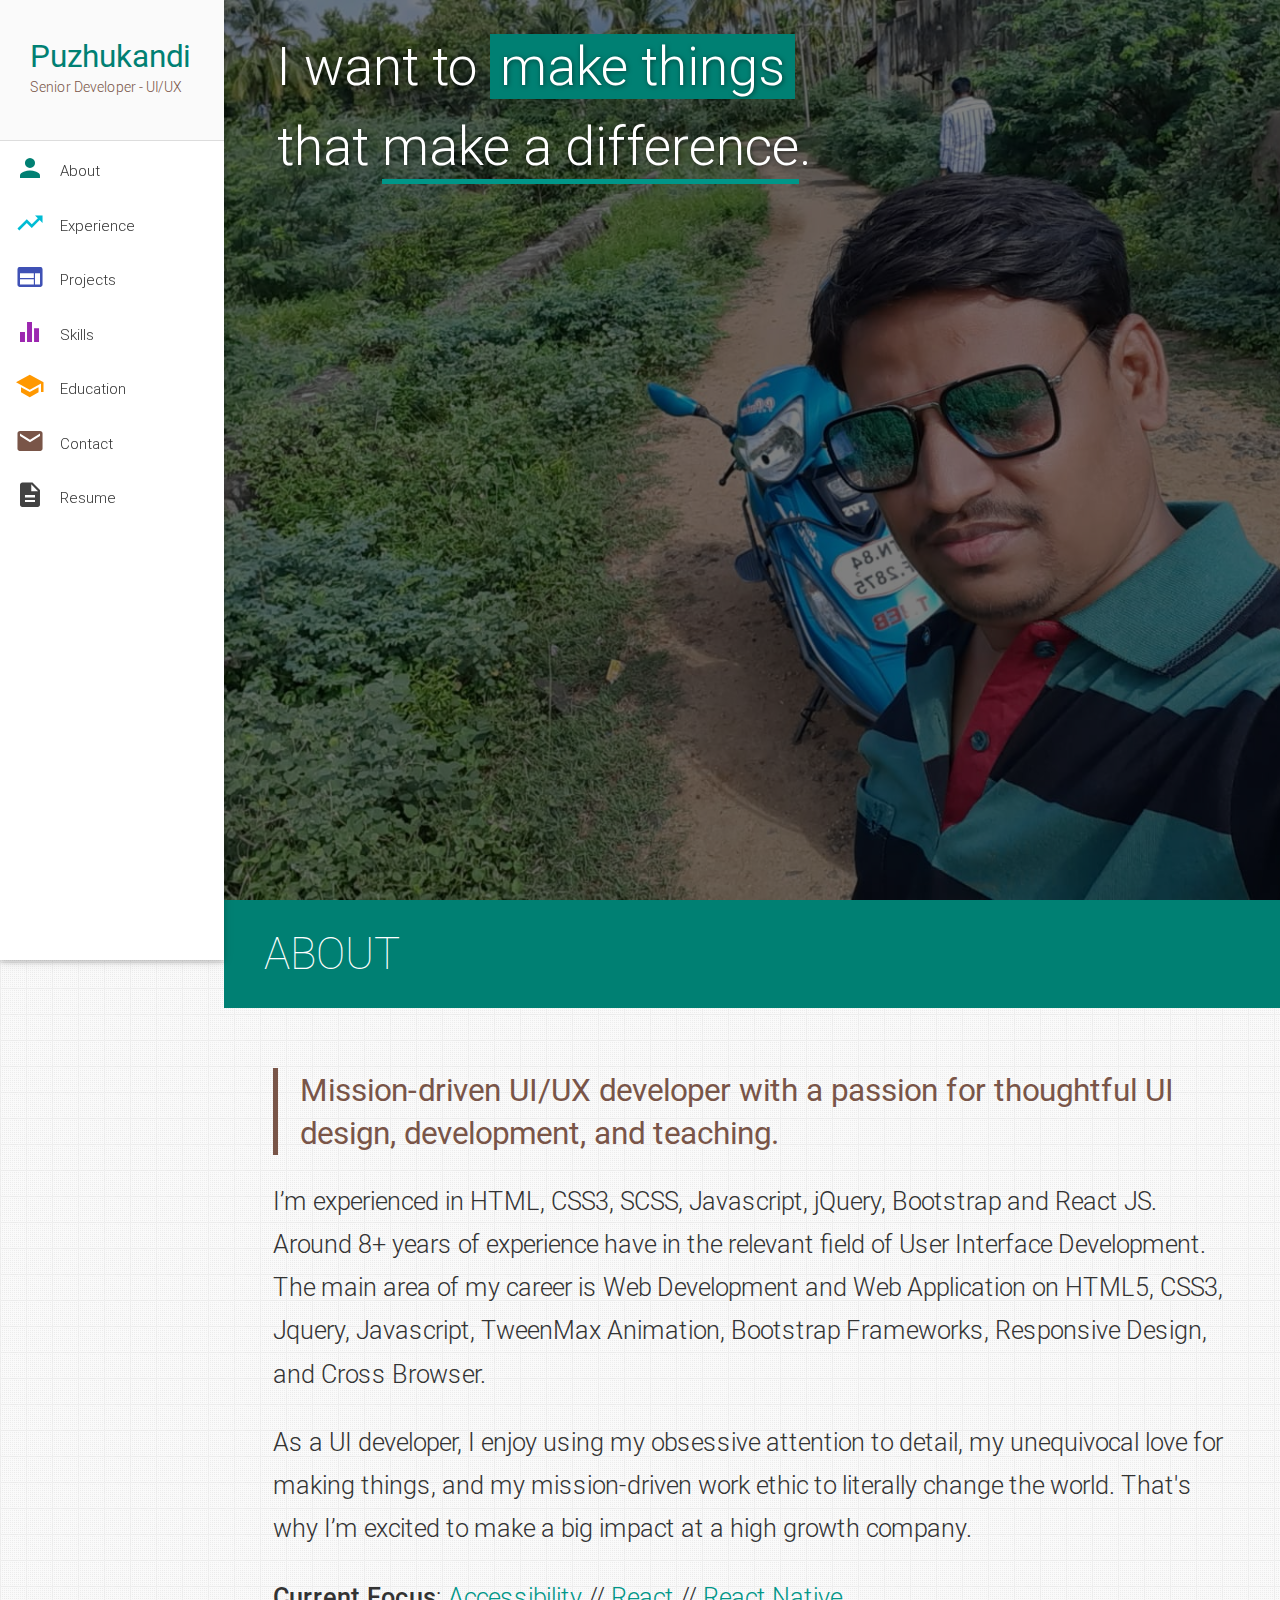
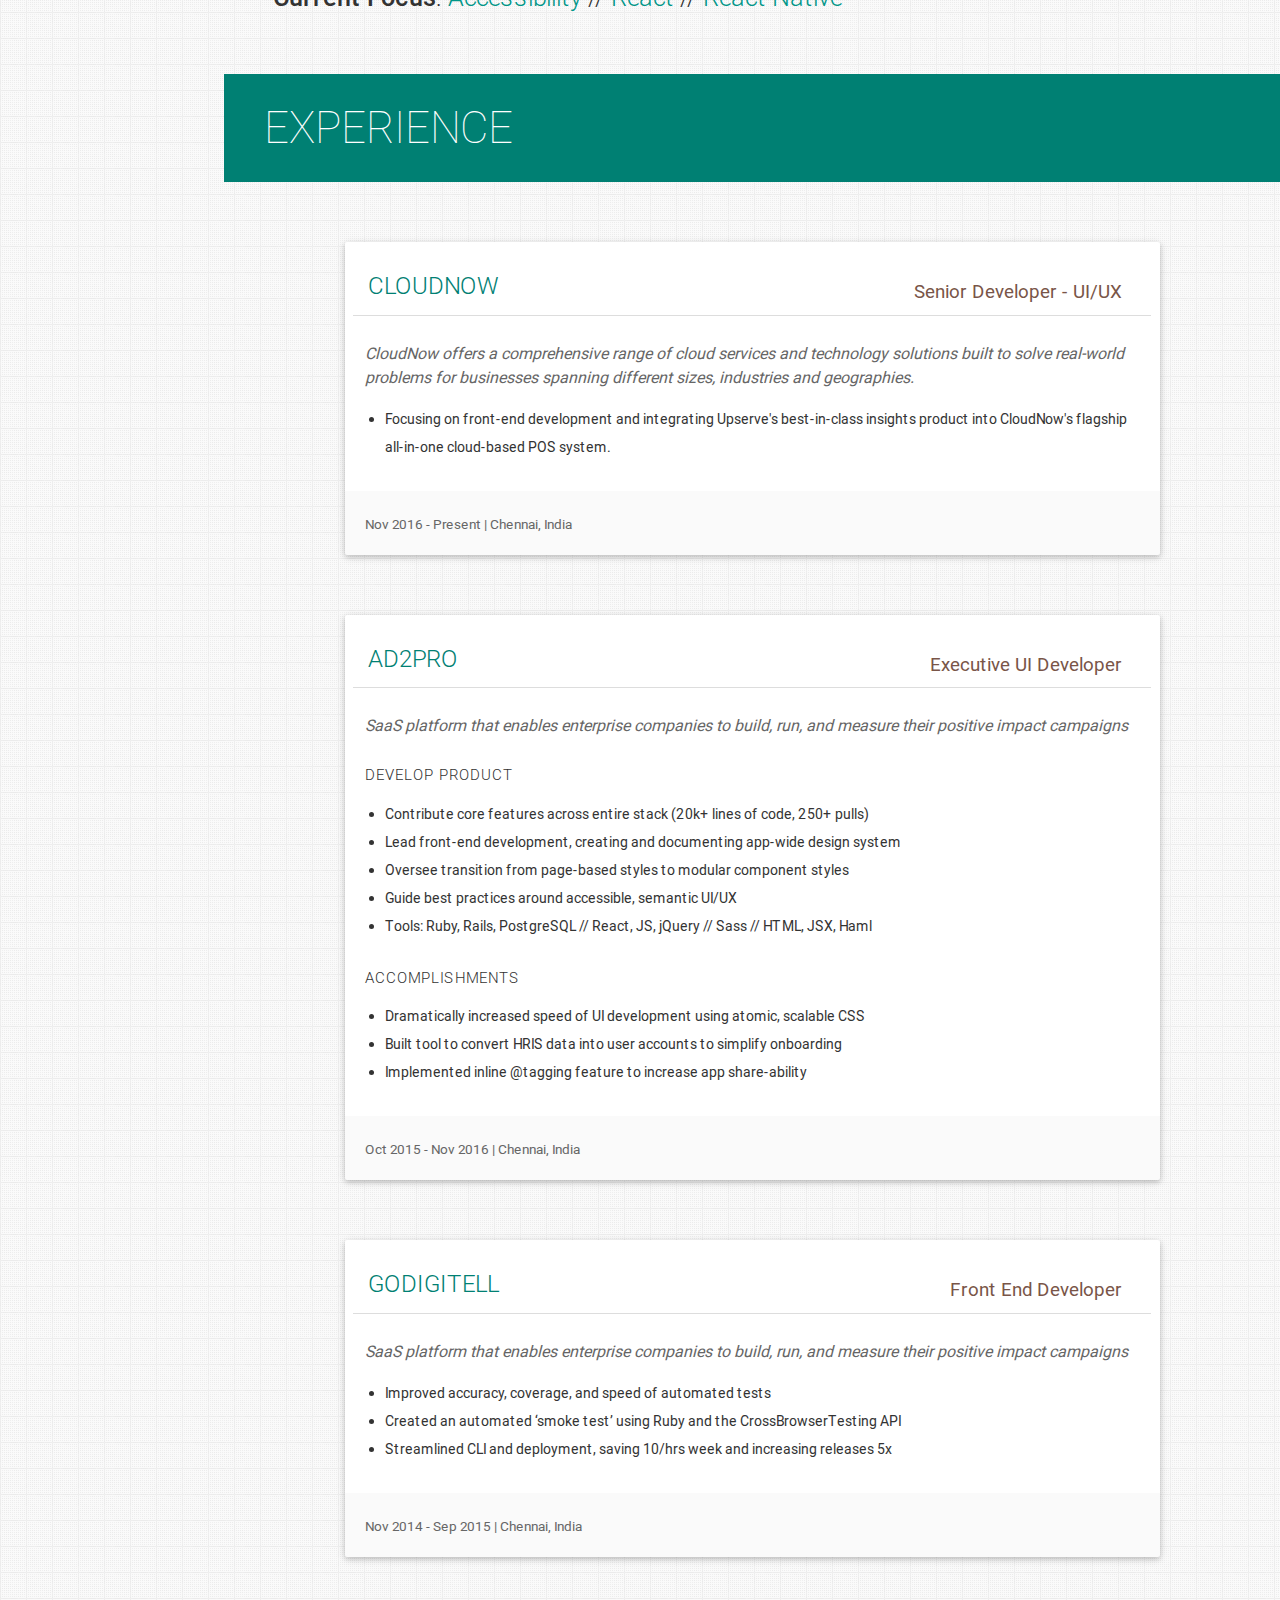
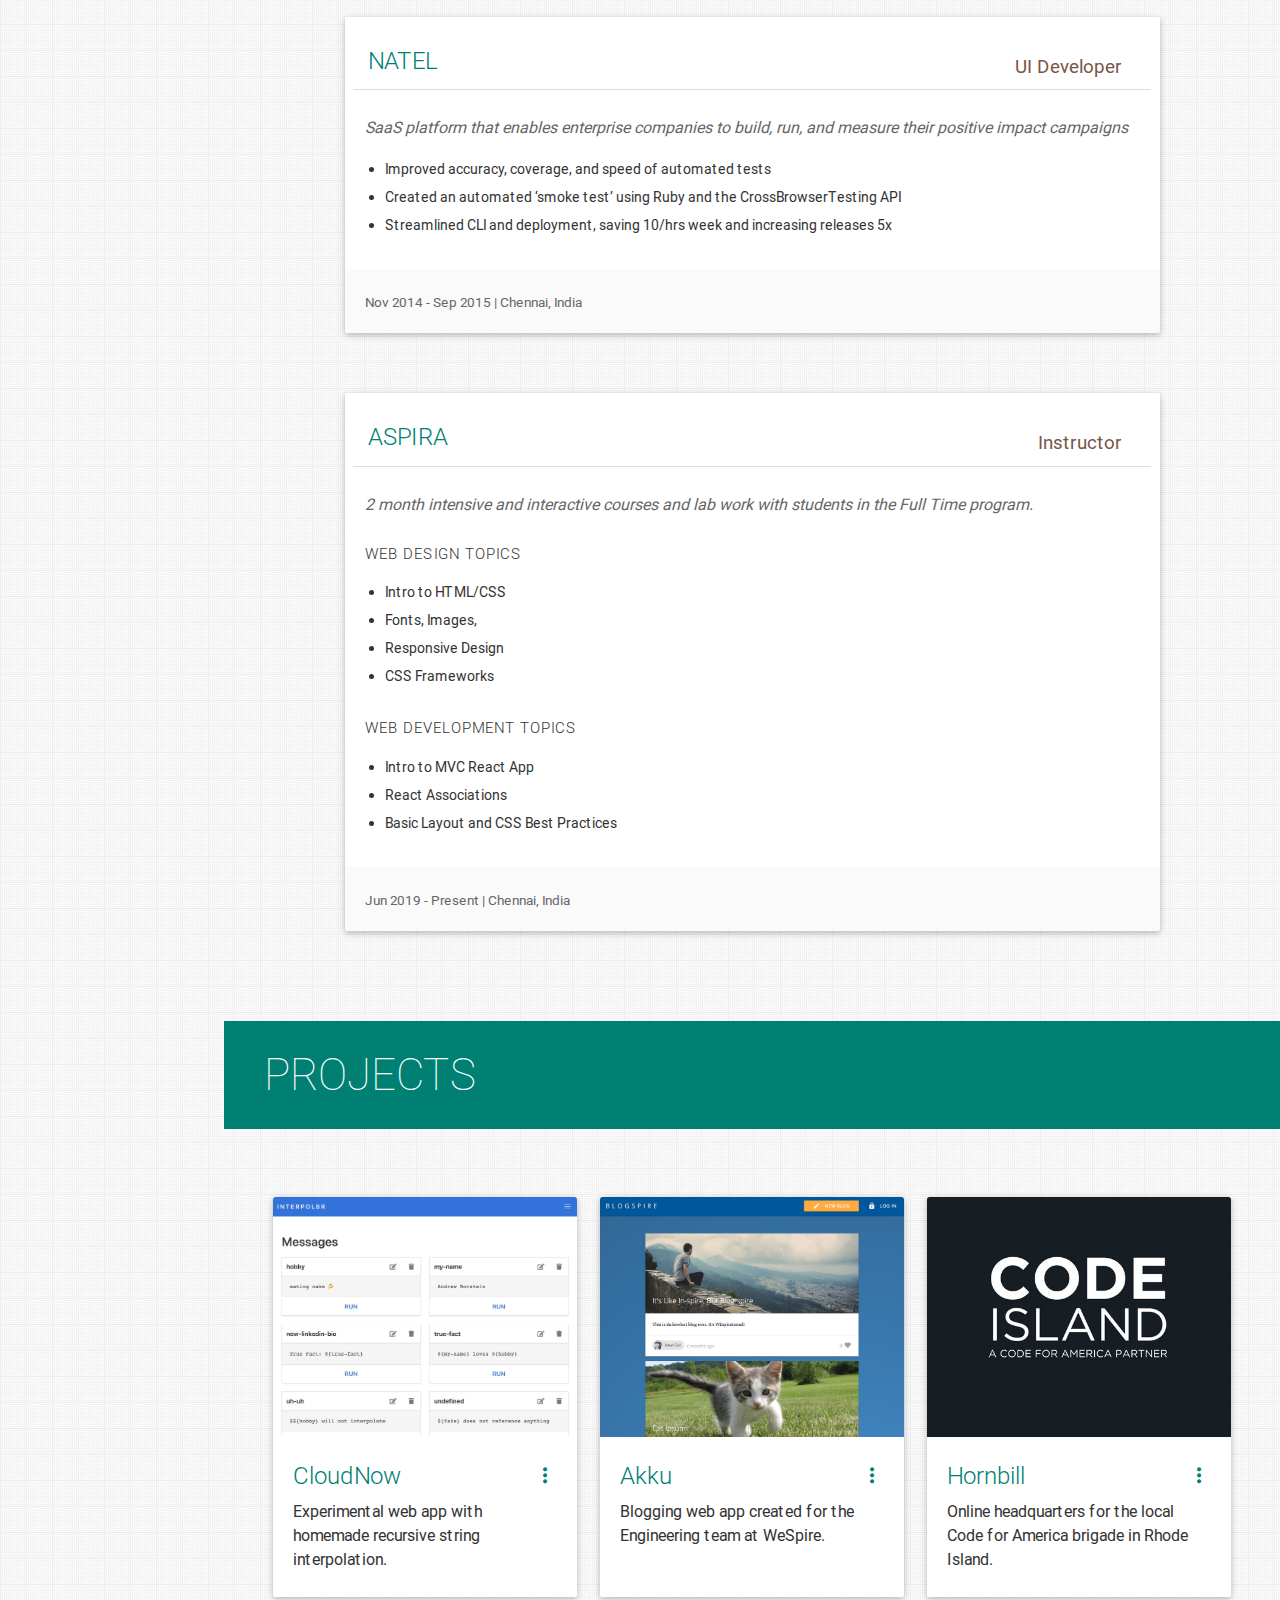
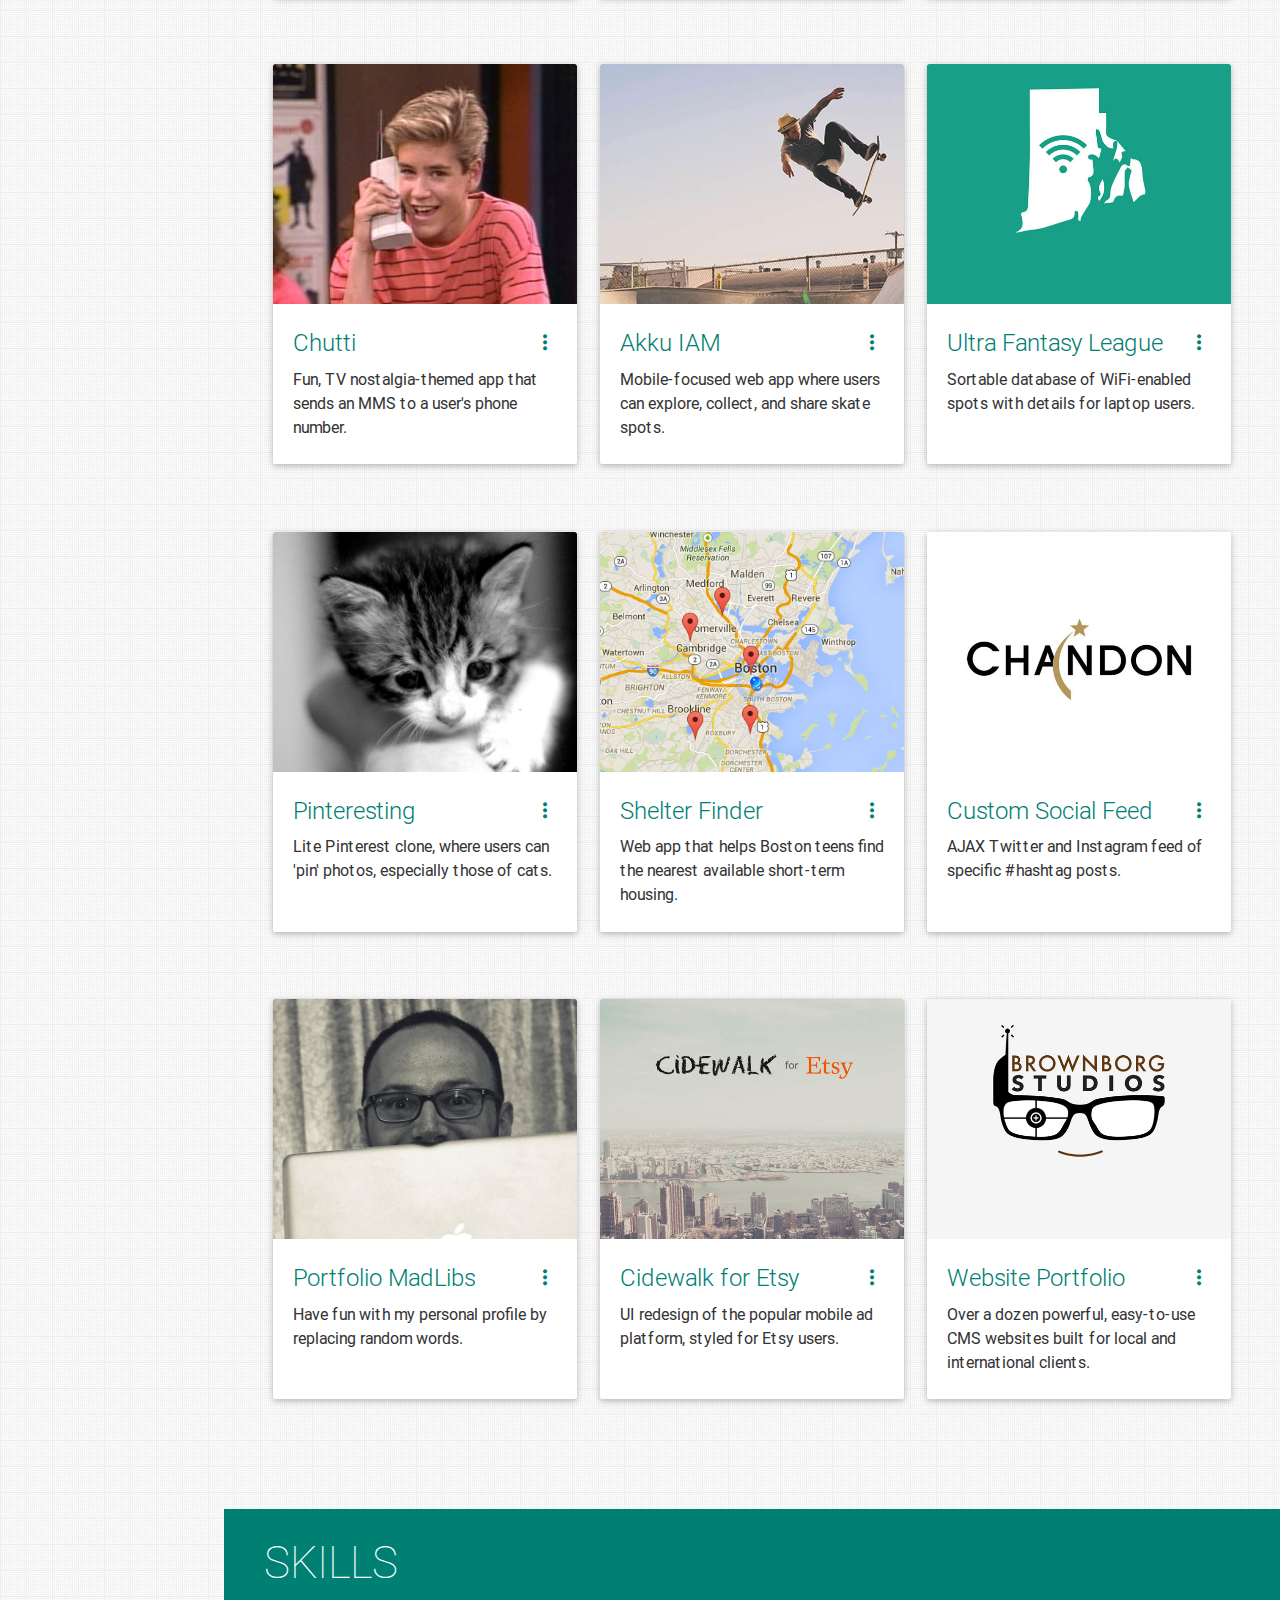
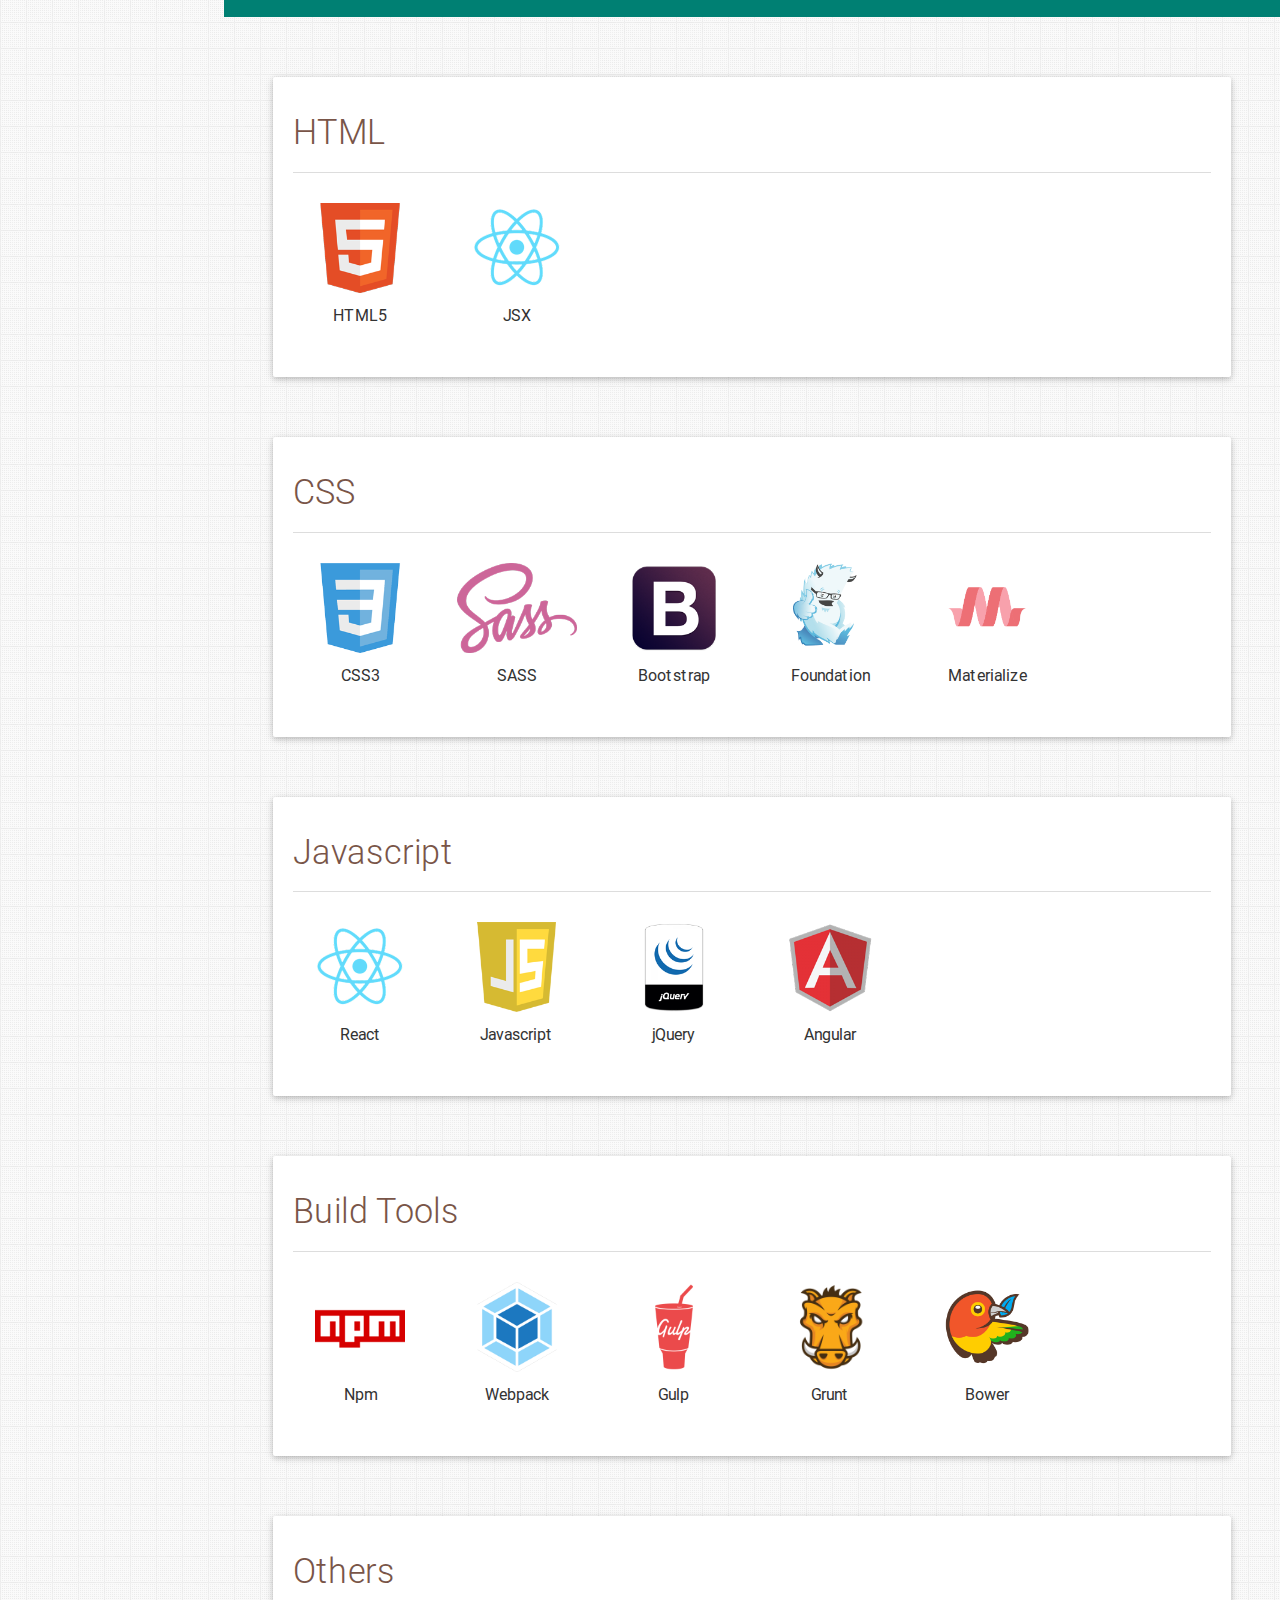
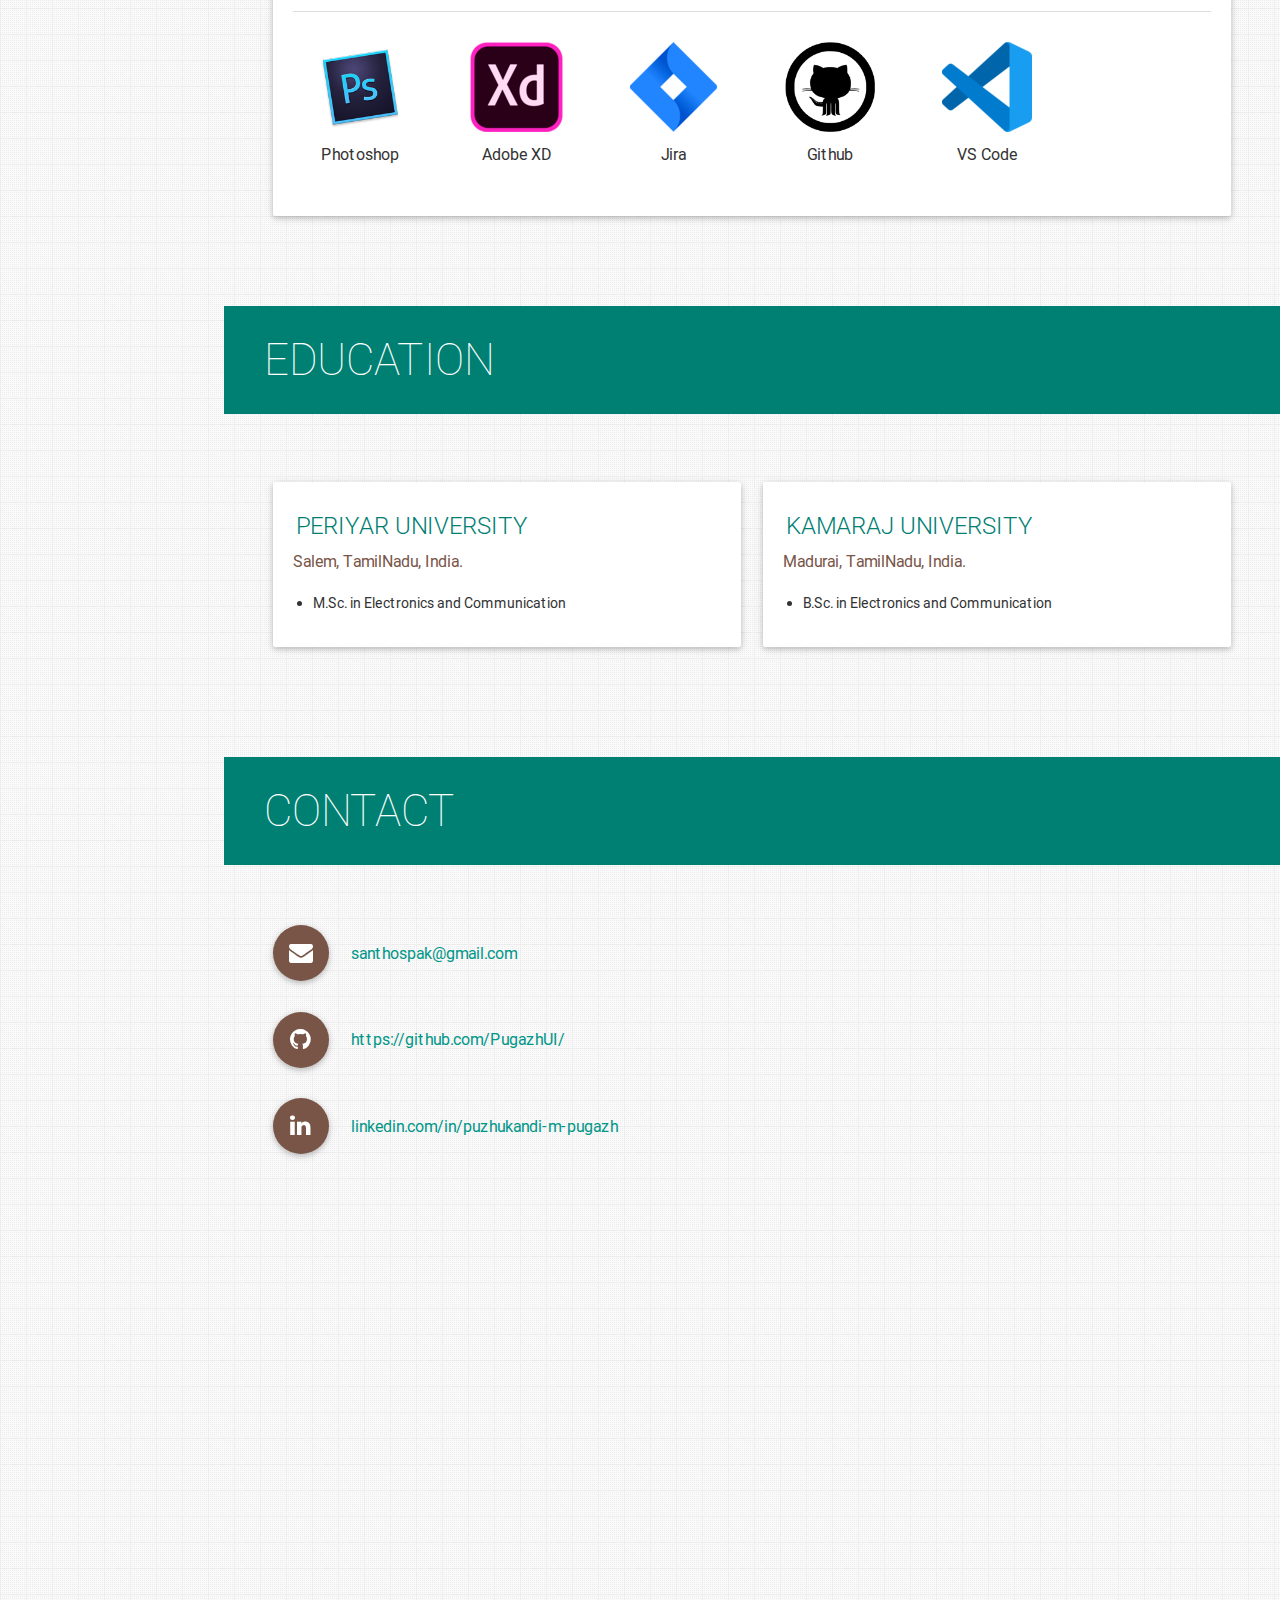
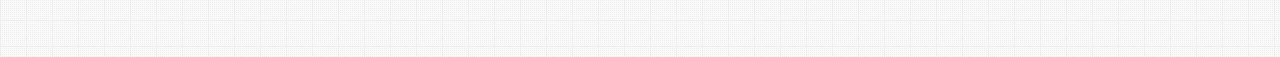
<file: index.html>
<!DOCTYPE html>
<html lang="en">

<head>
  <meta http-equiv="Content-Type" content="text/html; charset=UTF-8" />
  <meta name="viewport" content="width=device-width initial-scale=1" />
  <meta http-equiv="X-UA-Compatible" content="IE=edge" />
  <!-- Materialize - Compiled and minified CSS-->
  <link rel="stylesheet" href="ajax/libs/materialize/0.95.3/css/materialize.min.css" />
  <!-- Font Awesome Icon - CSS-->
  <link rel="stylesheet" href="font-awesome/4.3.0/css/font-awesome.min.css" />
  <title>Puzhukandi | Senior Developer - UI/UX</title>
  <!-- Open Graph-->
  <meta property="og:locale" content="en_US" />
  <meta property="og:type" content="website" />
  <meta property="og:title" content="Puzhukandi | Senior Developer - UI/UX" />
  <meta property="og:description" content="I want to make things that make a difference." />
  <meta property="og:url" content="Pugazhborstein.com" />
  <meta property="og:site_name" content="Puzhukandi | Senior Developer - UI/UX" />
  <meta property="article:publisher" content="Pugazhborstein.com" />
  <meta property="og:image" content="" />
  <meta name="twitter:card" content="summary" />
  <meta name="twitter:site" content="@Pugazharei" />
  <meta name="twitter:title" content="Puzhukandi | Senior Developer - UI/UX" />
  <meta name="twitter:description" content="I want to make things that make a difference." />
  <meta name="twitter:url" content="Pugazhborstein.com" />
  <meta name="author" content="Puzhukandi" />
  <meta name="description" content="I want to make things that make a difference." />
  <link rel="apple-touch-icon" sizes="57x57" href="assets/img/favicon/apple-icon-57x57.png" />
  <link rel="apple-touch-icon" sizes="60x60" href="assets/img/favicon/apple-icon-60x60.png" />
  <link rel="apple-touch-icon" sizes="72x72" href="assets/img/favicon/apple-icon-72x72.png" />
  <link rel="apple-touch-icon" sizes="76x76" href="assets/img/favicon/apple-icon-76x76.png" />
  <link rel="apple-touch-icon" sizes="114x114" href="assets/img/favicon/apple-icon-114x114.png" />
  <link rel="apple-touch-icon" sizes="120x120" href="assets/img/favicon/apple-icon-120x120.png" />
  <link rel="apple-touch-icon" sizes="144x144" href="assets/img/favicon/apple-icon-144x144.png" />
  <link rel="apple-touch-icon" sizes="152x152" href="assets/img/favicon/apple-icon-152x152.png" />
  <link rel="apple-touch-icon" sizes="180x180" href="assets/img/favicon/apple-icon-180x180.png" />
  <link rel="icon" type="image/png" sizes="192x192" href="assets/img/favicon/android-icon-192x192.png" />
  <link rel="icon" type="image/png" sizes="32x32" href="assets/img/favicon/favicon-32x32.png" />
  <link rel="icon" type="image/png" sizes="96x96" href="assets/img/favicon/favicon-96x96.png" />
  <link rel="icon" type="image/png" sizes="16x16" href="assets/img/favicon/favicon-16x16.png" />
  <link rel="manifest" href="assets/img/favicon/manifest.json" />
  <meta name="msapplication-TileColor" content="#ffffff" />
  <meta name="msapplication-TileImage" content="/assets/img/favicon/ms-icon-144x144.png" />
  <meta name="theme-color" content="#ffffff" />
  <!--if lt IE 9script(src='//html5shim.googlecode.com/svn/trunk/html5.js')
	-->
  <meta name="robots" content="index, follow" />
</head>

<body>
  <!-- Custom Styles-->
  <link rel="stylesheet" href="assets/css/style.css" />
  <!-- Navigation Menu-->
  <nav class="hide-on-small-only">
    <ul class="side-nav fixed section table-of-contents">
      <li class="logo">
        <a id="logo-container" aria-label="Navigate to the beginning of the page" href="#intro"
          class="brand-logo teal-text">
          <h1>
            Puzhukandi<span class="brown-text light">Senior Developer - UI/UX</span>
          </h1>
        </a>
      </li>
      <li class="bold">
        <a aria-label="Navigate to the About section" href="#about" class="waves-effect waves-dark teal-text"><i
            class="mdi-social-person small"></i><span>About</span></a>
      </li>
      <li class="bold">
        <a aria-label="Navigate to the Experience section" href="#experience"
          class="waves-effect waves-dark cyan-text"><i
            class="mdi-action-trending-up small"></i><span>Experience</span></a>
      </li>
      <li class="bold">
        <a aria-label="Navigate to the Projects section" href="#projects" class="waves-effect waves-dark indigo-text"><i
            class="mdi-av-web small"></i><span>Projects</span></a>
      </li>
      <li class="bold">
        <a aria-label="Navigate to the Skills section" href="#skills" class="waves-effect waves-dark purple-text"><i
            class="mdi-av-equalizer small"></i><span>Skills</span></a>
      </li>
      <!-- <li class="bold">
        <a aria-label="Navigate to the Awards section" href="#awards" class="waves-effect waves-dark red-text"><i
            class="mdi-action-grade small"></i><span>Awards</span></a>
      </li> -->
      <li class="bold">
        <a aria-label="Navigate to the Education section" href="#education"
          class="waves-effect waves-dark orange-text"><i class="mdi-social-school small"></i><span>Education</span></a>
      </li>
      <li class="bold">
        <a aria-label="Navigate to the Contact section" href="#contact" class="waves-effect waves-dark brown-text"><i
            class="mdi-content-mail small"></i><span>Contact</span></a>
      </li>
      <!-- <li class="bold">
        <a aria-label="Navigate to the Blog section" href="#blog"
          class="waves-effect waves-dark yellow-text text-darken-2"><i
            class="mdi-content-create small"></i><span>Blog</span></a>
      </li> -->
      <li class="bold">
        <a aria-label="Open Pugazh's resume in a new tab"
          href="assets/resume/Resume.pdf" target="_blank"
          class="waves-effect waves-dark grey-text text-darken-3"><i
            class="mdi-action-description small"></i><span>Resume</span></a>
      </li>
    </ul>
  </nav>
  <nav class="hide-on-large only trigger z-depth-1">
    <a aria-label="Toggle visibility of the mobile navbar" href="#" data-activates="slide-out"
      class="button-collapse"><i class="mdi-navigation-menu"></i></a>
    <div class="name-title">
      <a id="name" aria-label="Navigate to the beginning of the page" href="#main" class="teal-text">Pugazh
        Borstein</a><span class="brown-text light">Full Stack Developer</span>
    </div>
  </nav>
  <nav class="hide-on-large only">
    <ul id="slide-out" class="side-nav">
      <li class="bold">
        <a aria-label="Navigate to the About section" href="#about" class="waves-effect waves-dark teal-text"><i
            class="mdi-social-person small"></i><span>About</span></a>
      </li>
      <li class="bold">
        <a aria-label="Navigate to the Experience section" href="#experience"
          class="waves-effect waves-dark cyan-text"><i
            class="mdi-action-trending-up small"></i><span>Experience</span></a>
      </li>
      <li class="bold">
        <a aria-label="Navigate to the Projects section" href="#projects" class="waves-effect waves-dark indigo-text"><i
            class="mdi-av-web small"></i><span>Projects</span></a>
      </li>
      <li class="bold">
        <a aria-label="Navigate to the Skills section" href="#skills" class="waves-effect waves-dark purple-text"><i
            class="mdi-av-equalizer small"></i><span>Skills</span></a>
      </li>
      <!-- <li class="bold">
        <a aria-label="Navigate to the Awards section" href="#awards" class="waves-effect waves-dark red-text"><i
            class="mdi-action-grade small"></i><span>Awards</span></a>
      </li> -->
      <li class="bold">
        <a aria-label="Navigate to the Education section" href="#education"
          class="waves-effect waves-dark orange-text"><i class="mdi-social-school small"></i><span>Education</span></a>
      </li>
      <li class="bold">
        <a aria-label="Navigate to the Contact section" href="#contact" class="waves-effect waves-dark brown-text"><i
            class="mdi-content-mail small"></i><span>Contact</span></a>
      </li>
      <li class="bold">
        <a aria-label="Navigate to the Contact section" href="#blog"
          class="waves-effect waves-dark yellow-text text-dark-3"><i
            class="mdi-content-mail small"></i><span>Blog</span></a>
      </li>
      <li class="bold">
        <a aria-label="Open Pugazh's Resume in a new tab"
          href="https://docs.google.com/document/d/1evlvmAcOmPTttl1isyX_UcQbLO5pK8OwB4Rs2Sv4riY" target="_blank"
          class="waves-effect waves-dark grey-text text-darken-3"><i
            class="mdi-action-description small"></i><span>Resume</span></a>
      </li>
    </ul>
  </nav>
  <!-- Main Content-->
  <main>
    <section id="intro" class="section scrollspy full-height">
      <div class="overlay"></div>
      <div class="container">
        <h2>
          I want to <span class="teal">make things</span><br />that
          <span class="underline">make a difference</span>.
        </h2>
      </div>
    </section>
    <section id="about" class="section scrollspy">
      <h3 class="page-title white-text teal">About</h3>
      <div class="container flow-text">
        <blockquote>
          <h2>
            Mission-driven UI/UX developer with a passion for thoughtful
            UI design, development, and teaching.
          </h2>
        </blockquote>
        <p>
          I’m experienced in HTML, CSS3, SCSS, Javascript, jQuery, Bootstrap and React JS.
          Around 8+ years of experience have in the relevant field of User Interface Development. The main area of my
          career is Web Development and Web Application on HTML5, CSS3, Jquery, Javascript, TweenMax Animation,
          Bootstrap Frameworks, Responsive Design, and Cross Browser.
        </p>
        <p>
          As a UI developer, I enjoy using my obsessive attention to detail,
          my unequivocal love for making things, and my mission-driven work
          ethic to literally change the world. That's why I’m excited to make
          a big impact at a high growth company.
        </p>
        <p>
          <strong>Current Focus</strong>:&nbsp;<a aria-label="Navigate to the Inclusive Design Patterns homepage"
            href="https://www.smashingmagazine.com/inclusive-design-patterns/">Accessibility</a>&nbsp;//&nbsp;<a
            aria-label="Navigate to the Full Stack React homepage"
            href="https://www.fullstackreact.com/">React</a>&nbsp;//&nbsp;<a
            aria-label='Navigate to the article "Scalable CSS"'
            href="https://reactnative.dev/">React Native</a>
        </p>
      </div>
    </section>
    <section id="experience" class="section scrollspy">
      <h3 class="page-title white-text teal">Experience</h3>
      <div class="container">
        <div class="card">
          <div class="card-content">
            <div class="row">
              <!-- <div class="col s12 m2">
                <a href="https://www.cloudnowtech.com/" target="_blank"><img alt="Cloudnow logo"
                    src="assets/img/cnw-logo.png" class="responsive-img center-block" /></a>
              </div> -->
              <div class="col s12 m10">
                <p>
                  <span class="card-title"><a href="https://www.cloudnowtech.com/" target="_blank"
                      class="teal-text hoverline">CloudNow</a></span>
                </p>
              </div>
            </div>
            <div class="role brown-text">Senior Developer - UI/UX</div>
            <p>
              <em class="grey-text">CloudNow offers a comprehensive range of cloud services and technology solutions built to solve real-world problems for businesses spanning different sizes, industries and geographies.</em>
            </p>
            <ul>
              <li>
                Focusing on front-end development and integrating Upserve's best-in-class insights product into
                CloudNow's flagship all-in-one cloud-based POS system.
              </li>
            </ul>
          </div>
          <div class="card-action">
            <span>Nov 2016 - Present | Chennai, India</span>
          </div>
        </div>
        <div class="card">
          <div class="card-content">
            <div class="row">
              <!-- <div class="col s12 m2">
                <a href="" target="_blank"><img alt="WeSpire logo" src="assets/img/wespire-logo.jpg"
                    class="responsive-img center-block" /></a>
              </div> -->
              <div class="col s12 m10">
                <p>
                  <span class="card-title"><a href="" target="_blank"
                      class="teal-text hoverline">Ad2pro</a></span>
                </p>
              </div>
            </div>
            <div class="role brown-text">Executive UI Developer</div>
            <p>
              <em class="grey-text">SaaS platform that enables enterprise companies to build,
                run, and measure their positive impact campaigns</em>
            </p>
            <h6>Develop Product</h6>
            <ul>
              <li>
                Contribute core features across entire stack (20k+ lines of
                code, 250+ pulls)
              </li>
              <li>
                Lead front-end development, creating and documenting app-wide
                design system
              </li>
              <li>
                Oversee transition from page-based styles to modular component
                styles
              </li>
              <li>Guide best practices around accessible, semantic UI/UX</li>
              <li>
                Tools: Ruby, Rails, PostgreSQL // React, JS, jQuery // Sass //
                HTML, JSX, Haml
              </li>
            </ul>
            <h6>Accomplishments</h6>
            <ul>
              <li>
                Dramatically increased speed of UI development using atomic,
                scalable CSS
              </li>
              <li>
                Built tool to convert HRIS data into user accounts to simplify
                onboarding
              </li>
              <li>
                Implemented inline @tagging feature to increase app
                share-ability
              </li>
            </ul>
          </div>
          <div class="card-action">
            <span>Oct 2015 - Nov 2016 | Chennai, India</span>
          </div>
        </div>
        <div class="card">
          <div class="card-content">
            <div class="row">
              <!-- <div class="col s12 m2">
                <a href="https://www.godigitell.com/" target="_blank"><img alt="WeSpire logo" src="assets/img/wespire-logo.jpg"
                    class="responsive-img center-block" /></a>
              </div> -->
              <div class="col s12 m10">
                <p>
                  <span class="card-title"><a href="https://www.godigitell.com/" target="_blank"
                      class="teal-text hoverline">Godigitell</a></span>
                </p>
              </div>
            </div>
            <div class="role brown-text">Front End Developer</div>
            <p>
              <em class="grey-text">SaaS platform that enables enterprise companies to build,
                run, and measure their positive impact campaigns</em>
            </p>
            <ul>
              <li>
                Improved accuracy, coverage, and speed of automated tests
              </li>
              <li>
                Created an automated ‘smoke test’ using Ruby and the
                CrossBrowserTesting API
              </li>
              <li>
                Streamlined CLI and deployment, saving 10/hrs week and
                increasing releases 5x
              </li>
            </ul>
          </div>
          <div class="card-action">
            <span>Nov 2014 - Sep 2015 | Chennai, India</span>
          </div>
        </div>
        <div class="card">
          <div class="card-content">
            <div class="row">
              <!-- <div class="col s12 m2">
                <a href="https://www.godigitell.com/" target="_blank"><img alt="WeSpire logo" src="assets/img/wespire-logo.jpg"
                    class="responsive-img center-block" /></a>
              </div> -->
              <div class="col s12 m10">
                <p>
                  <span class="card-title"><a href="https://www.godigitell.com/" target="_blank"
                      class="teal-text hoverline">Natel</a></span>
                </p>
              </div>
            </div>
            <div class="role brown-text">UI Developer</div>
            <p>
              <em class="grey-text">SaaS platform that enables enterprise companies to build,
                run, and measure their positive impact campaigns</em>
            </p>
            <ul>
              <li>
                Improved accuracy, coverage, and speed of automated tests
              </li>
              <li>
                Created an automated ‘smoke test’ using Ruby and the
                CrossBrowserTesting API
              </li>
              <li>
                Streamlined CLI and deployment, saving 10/hrs week and
                increasing releases 5x
              </li>
            </ul>
          </div>
          <div class="card-action">
            <span>Nov 2014 - Sep 2015 | Chennai, India</span>
          </div>
        </div>
        
       
        <div class="card">
          <div class="card-content">
            <div class="row">
              <!-- <div class="col s12 m2">
                <a href="index.html" target="_blank"><img alt="Startup Institute logo" src="assets/img/si-logo.png"
                    class="responsive-img center-block" /></a>
              </div> -->
              <div class="col s12 m10">
                <p>
                  <span class="card-title"><a href="https://www.aspira.design/" target="_blank"
                      class="teal-text hoverline">Aspira</a></span>
                </p>
              </div>
            </div>
            <div class="role brown-text">Instructor</div>
            <p>
              <em class="grey-text">2 month intensive and interactive courses and lab work with
                students in the Full Time program.</em>
            </p>
            <h6>Web Design topics</h6>
            <ul>
              <li>Intro to HTML/CSS</li>
              <li>Fonts, Images,</li>
              <li>Responsive Design</li>
              <li>CSS Frameworks</li>
            </ul>
            <h6>Web Development topics</h6>
            <ul>
              <li>Intro to MVC React App</li>
              <li>React Associations</li>
              <li>Basic Layout and CSS Best Practices</li>
            </ul>
          </div>
          <div class="card-action">
            <span>Jun 2019 - Present | Chennai, India</span>
          </div>
        </div>        
        
       
      </div>
    </section>
    <section id="projects" class="section scrollspy">
      <h3 class="page-title white-text teal">Projects</h3>
      <div class="container">
        <div class="row">
          <!-- Interpol8r-->
          <div class="col s12 m6 l4">
            <div class="card medium">
              <div class="card-image waves-effect waves-block waves-light">
                <img alt="Screenshot of Interpol8r web app" src="assets/img/interpol8r.jpg" class="activator" />
              </div>
              <div class="card-content">
                <span class="card-title activator teal-text hoverline">CloudNow<i
                    class="mdi-navigation-more-vert right"></i></span>
                <p>
                  Experimental web app with homemade recursive string
                  interpolation.
                </p>
              </div>
              <div class="card-reveal">
                <span class="card-title brown-text">Accomplishments<i class="mdi-navigation-close right"></i></span>
                <ul>
                  <li><strong>Ruby on Rails</strong> backend</li>
                  <li><strong>Bulma CSS</strong> frontend</li>
                  <li>String interpolation via <strong>recursion</strong></li>
                  <li><strong>Dependency free</strong> JS config</li>
                </ul>
                <div class="card-action">
                  <a aria-label="Visit Interpol8r web app" href="https://interpol8r.herokuapp.com/" target="_blank"
                    data-position="top" data-tooltip="View Online"
                    class="btn-floating btn-large waves-effect waves-light brown tooltipped"><i
                      class="fa fa-external-link"></i></a><a aria-label="Visit the GitHub repo for Interpol8r project"
                    href="https://github.com/Pugazhborstein/interpol8r" target="_blank" data-position="top"
                    data-tooltip="View Source"
                    class="btn-floating btn-large waves-effect waves-light brown tooltipped"><i
                      class="fa fa-github"></i></a>
                </div>
              </div>
            </div>
          </div>
          <!-- BlogSpire-->
          <div class="col s12 m6 l4">
            <div class="card medium">
              <div class="card-image waves-effect waves-block waves-light">
                <img alt="Screenshot of BlogSpire web app" src="assets/img/blogspire.jpg" class="activator" />
              </div>
              <div class="card-content">
                <span class="card-title activator teal-text hoverline">Akku<i
                    class="mdi-navigation-more-vert right"></i></span>
                <p>
                  Blogging web app created for the Engineering team at
                  WeSpire.
                </p>
              </div>
              <div class="card-reveal">
                <span class="card-title brown-text">Accomplishments<i class="mdi-navigation-close right"></i></span>
                <ul>
                  <li><strong>Ruby on Rails</strong> backend</li>
                  <li><strong>Materialize CSS</strong> frontend</li>
                  <li>User <strong>authentication</strong> via Devise</li>
                  <li>Implemented <strong>liking functionality</strong></li>
                  <li><strong>Client-side rendering</strong> via AJAX</li>
                </ul>
                <div class="card-action">
                  <a aria-label="Visit BlogSpire web app" href="https://blogspire.herokuapp.com/" target="_blank"
                    data-position="top" data-tooltip="View Online"
                    class="btn-floating btn-large waves-effect waves-light brown tooltipped"><i
                      class="fa fa-external-link"></i></a><a aria-label="Visit the GitHub repo for BlogSpire project"
                    href="https://github.com/Pugazhborstein/blogspire" target="_blank" data-position="top"
                    data-tooltip="View Source"
                    class="btn-floating btn-large waves-effect waves-light brown tooltipped"><i
                      class="fa fa-github"></i></a>
                </div>
              </div>
            </div>
          </div>
          <!-- Code Island-->
          <div class="col s12 m6 l4">
            <div class="card medium">
              <div class="card-image waves-effect waves-block waves-light">
                <img alt="Code Island logo" src="assets/img/code-island.jpg" class="activator" />
              </div>
              <div class="card-content">
                <span class="card-title activator teal-text hoverline">Hornbill<i
                    class="mdi-navigation-more-vert right"></i></span>
                <p>
                  Online headquarters for the local Code for America brigade
                  in Rhode Island.
                </p>
              </div>
              <div class="card-reveal">
                <span class="card-title brown-text">Accomplishments<i class="mdi-navigation-close right"></i></span>
                <ul>
                  <li>
                    Integrated “Next Meeting” via <strong>Meetup API</strong>
                  </li>
                  <li>
                    Developed <strong>CSS and JS</strong> responsive menu
                  </li>
                  <li>Created member list via <strong>GitHub API</strong></li>
                  <li>Refreshed branding and layout</li>
                  <li>
                    Refactored all existing code (<strong>Jekyll</strong>)
                  </li>
                </ul>
                <div class="card-action">
                  <a aria-label="Visit Code Island website" href="http://code-island.org/" target="_blank"
                    data-position="top" data-tooltip="View Online"
                    class="btn-floating btn-large waves-effect waves-light brown tooltipped"><i
                      class="fa fa-external-link"></i></a><a aria-label="Visit the GitHub repo for Code Island project"
                    href="http://github.com/Pugazhborstein/code-island.org" target="_blank" data-position="top"
                    data-tooltip="View Source"
                    class="btn-floating btn-large waves-effect waves-light brown tooltipped"><i
                      class="fa fa-github"></i></a>
                </div>
              </div>
            </div>
          </div>
          <!-- Saved By the Text-->
          <div class="col s12 m6 l4">
            <div class="card medium">
              <div class="card-image waves-effect waves-block waves-light">
                <img alt="Zach Morris from Saved by the Bell, on his clunky cell phone"
                  src="assets/img/saved-by-the-text.jpg" class="activator" />
              </div>
              <div class="card-content">
                <span class="card-title activator teal-text hoverline">Chutti<i
                    class="mdi-navigation-more-vert right"></i></span>
                <p>
                  Fun, TV nostalgia-themed app that sends an MMS to a user's
                  phone number.
                </p>
              </div>
              <div class="card-reveal">
                <span class="card-title brown-text">Accomplishments<i class="mdi-navigation-close right"></i></span>
                <ul>
                  <li>Built with Ruby on <strong>Rails</strong></li>
                  <li>Integrated <strong>Twilio API</strong></li>
                  <li>Designed in <strong>Bootstrap</strong></li>
                  <li><strong>Javascript</strong> input validation</li>
                </ul>
                <div class="card-action">
                  <a aria-label="Visit Saved By The Test web app" href="http://savedbythetext.herokuapp.com/"
                    target="_blank" data-position="top" data-tooltip="View Online"
                    class="btn-floating btn-large waves-effect waves-light brown tooltipped"><i
                      class="fa fa-external-link"></i></a><a
                    aria-label="Visit the GitHub repo for Saved By the Text project"
                    href="http://github.com/Pugazhborstein/saved-by-the-text" target="_blank" data-position="top"
                    data-tooltip="View Source"
                    class="btn-floating btn-large waves-effect waves-light brown tooltipped"><i
                      class="fa fa-github"></i></a>
                </div>
              </div>
            </div>
          </div>
          <!-- Skate Something-->
          <div class="col s12 m6 l4">
            <div class="card medium">
              <div class="card-image waves-effect waves-block waves-light">
                <img alt="Skate boarder catching air on a half pipe" src="assets/img/skate-something.jpg"
                  class="activator" />
              </div>
              <div class="card-content">
                <span class="card-title activator teal-text hoverline">Akku IAM<i
                    class="mdi-navigation-more-vert right"></i></span>
                <p>
                  Mobile-focused web app where users can explore, collect, and
                  share skate spots.
                </p>
              </div>
              <div class="card-reveal">
                <span class="card-title brown-text">Accomplishments<i class="mdi-navigation-close right"></i></span>
                <ul>
                  <li>Front-end development in <strong>Bootstrap</strong></li>
                  <li>Contributed creative strategy and UX</li>
                  <li>Built dynamic templates using <strong>Jade</strong></li>
                  <li>
                    Worked with <strong>MVC</strong> framework,
                    <strong>Node</strong> server
                  </li>
                </ul>
                <div class="card-action">
                  <a aria-label="Visit Skate Something web app" href="http://skatesomething.com/" data-position="top"
                    data-tooltip="View Online"
                    class="btn-floating btn-large waves-effect waves-light brown tooltipped"><i
                      class="fa fa-external-link"></i></a><a
                    aria-label="Visit the GitHub repo for Skate Something project" href="#" data-position="top"
                    data-tooltip="Source is Private"
                    class="btn-floating btn-large waves-effect waves-light brown tooltipped"><i
                      class="fa fa-github"></i></a>
                </div>
              </div>
            </div>
          </div>
          <!-- RI WiFi-->
          <div class="col s12 m6 l4">
            <div class="card medium">
              <div class="card-image waves-effect waves-block waves-light">
                <img alt="RI WiFi logo" src="assets/img/ri-wifi.jpg" class="activator" />
              </div>
              <div class="card-content">
                <span class="card-title activator teal-text hoverline">Ultra Fantasy League<i
                    class="mdi-navigation-more-vert right"></i></span>
                <p>
                  Sortable database of WiFi-enabled spots with details for
                  laptop users.
                </p>
              </div>
              <div class="card-reveal">
                <span class="card-title brown-text">Accomplishments<i class="mdi-navigation-close right"></i></span>
                <ul>
                  <li>
                    Ruby on <strong>Rails</strong> &
                    <strong>Bootstrap</strong>
                  </li>
                  <li><strong>Google Maps API</strong></li>
                  <li>Native Javascript <strong>geolocation</strong></li>
                  <li><strong>Dynamic CSS</strong> color coding</li>
                </ul>
                <div class="card-action">
                  <a aria-label="Visit RI WiFi web app" href="http://ri-wifi.herokuapp.com/" target="_blank"
                    data-position="top" data-tooltip="View Online"
                    class="btn-floating btn-large waves-effect waves-light brown tooltipped"><i
                      class="fa fa-external-link"></i></a><a aria-label="Visit the GitHub repo for RI WiFi project"
                    href="http://github.com/Pugazhborstein/ri-wifi" target="_blank" data-position="top"
                    data-tooltip="View Source"
                    class="btn-floating btn-large waves-effect waves-light brown tooltipped"><i
                      class="fa fa-github"></i></a>
                </div>
              </div>
            </div>
          </div>
          <!-- Pinterest-->
          <div class="col s12 m6 l4">
            <div class="card medium">
              <div class="card-image waves-effect waves-block waves-light">
                <img alt="Cute kitten" src="assets/img/pinteresting.jpg" class="activator" />
              </div>
              <div class="card-content">
                <span class="card-title activator teal-text hoverline">Pinteresting<i
                    class="mdi-navigation-more-vert right"></i></span>
                <p>
                  Lite Pinterest clone, where users can 'pin' photos,
                  especially those of cats.
                </p>
              </div>
              <div class="card-reveal">
                <span class="card-title brown-text">Accomplishments<i class="mdi-navigation-close right"></i></span>
                <ul>
                  <li>
                    Ruby on <strong>Rails</strong> &
                    <strong>Bootstrap</strong>
                  </li>
                  <li>Image upload with <strong>AWS</strong></li>
                  <li><strong>jQuery</strong> Masonry effect</li>
                  <li>User Authentication with <strong>Devise</strong></li>
                </ul>
                <div class="card-action">
                  <a aria-label="Visit Pinteresting web app" href="http://asb-pinteresting.herokuapp.com/"
                    target="_blank" data-position="top" data-tooltip="View Online"
                    class="btn-floating btn-large waves-effect waves-light brown tooltipped"><i
                      class="fa fa-external-link"></i></a><a aria-label="Visit the GitHub repo for Pinteresting project"
                    href="http://github.com/Pugazhborstein/pinteresting" target="_blank" data-position="top"
                    data-tooltip="View Source"
                    class="btn-floating btn-large waves-effect waves-light brown tooltipped"><i
                      class="fa fa-github"></i></a>
                </div>
              </div>
            </div>
          </div>
          <!-- Shelter Finder-->
          <div class="col s12 m6 l4">
            <div class="card medium">
              <div class="card-image waves-effect waves-block waves-light">
                <img alt="Screenshot of Google map with pins on it" src="assets/img/shelter-finder.jpg"
                  class="activator" />
              </div>
              <div class="card-content">
                <span class="card-title activator teal-text hoverline">Shelter Finder<i
                    class="mdi-navigation-more-vert right"></i></span>
                <p>
                  Web app that helps Boston teens find the nearest available
                  short-term housing.
                </p>
              </div>
              <div class="card-reveal">
                <span class="card-title brown-text">Accomplishments<i class="mdi-navigation-close right"></i></span>
                <ul>
                  <li>Ruby on <strong>Rails</strong> backend API</li>
                  <li>
                    <strong>AJAX</strong> query of Rails <strong>JSON</strong>
                  </li>
                  <li>Custom <strong>Google Maps API</strong> integration</li>
                  <li>Automatic location/distance calculation</li>
                </ul>
                <div class="card-action">
                  <a aria-label="Visit Sehlter Finder website" href="http://shelterfinder.herokuapp.com/"
                    target="_blank" data-position="top" data-tooltip="View Online"
                    class="btn-floating btn-large waves-effect waves-light brown tooltipped"><i
                      class="fa fa-external-link"></i></a><a
                    aria-label="Visit the GitHub repo for Shelter Finder project"
                    href="http://github.com/Pugazhborstein/youth-shelter-finder" target="_blank" data-position="top"
                    data-tooltip="View Source"
                    class="btn-floating btn-large waves-effect waves-light brown tooltipped"><i
                      class="fa fa-github"></i></a>
                </div>
              </div>
            </div>
          </div>
          <!-- Custom Social Feed-->
          <div class="col s12 m6 l4">
            <div class="card medium">
              <div class="card-image waves-effect waves-block waves-light">
                <img alt="Chandon logo" src="assets/img/chandon.jpg" class="activator" />
              </div>
              <div class="card-content">
                <span class="card-title activator teal-text hoverline">Custom Social Feed<i
                    class="mdi-navigation-more-vert right"></i></span>
                <p>
                  AJAX Twitter and Instagram feed of specific #hashtag posts.
                </p>
              </div>
              <div class="card-reveal">
                <span class="card-title brown-text">Accomplishments<i class="mdi-navigation-close right"></i></span>
                <ul>
                  <li>Fully customized <strong>jQuery</strong> plugin</li>
                  <li>
                    Integrates <strong>Twitter and Instagram API</strong>
                  </li>
                  <li>Matches Chandon's exact branding</li>
                  <li>Built into custom <strong>Tumblr</strong> theme</li>
                </ul>
                <div class="card-action">
                  <a aria-label="Visit Chandon Tumblr website" href="http://chandonusa.tumblr.com/pour-on-the-fun"
                    target="_blank" data-position="top" data-tooltip="View Online"
                    class="btn-floating btn-large waves-effect waves-light brown tooltipped"><i
                      class="fa fa-external-link"></i></a>
                </div>
              </div>
            </div>
          </div>
          <!-- Portfolio Madlibs-->
          <div class="col s12 m6 l4">
            <div class="card medium">
              <div class="card-image waves-effect waves-block waves-light">
                <img alt="Pugazh playfully posing with face half covered by laptop" src="assets/img/madlibs.jpg"
                  class="activator" />
              </div>
              <div class="card-content">
                <span class="card-title activator teal-text hoverline">Portfolio MadLibs<i
                    class="mdi-navigation-more-vert right"></i></span>
                <p>
                  Have fun with my personal profile by replacing random words.
                </p>
              </div>
              <div class="card-reveal">
                <span class="card-title brown-text">Accomplishments<i class="mdi-navigation-close right"></i></span>
                <ul>
                  <li>Custom <strong>jQuery</strong> script</li>
                  <li>Hover and click actions</li>
                  <li>Pulls from random word array</li>
                  <li>Hours of fun!</li>
                </ul>
                <div class="card-action">
                  <a aria-label="Visit Portfolio Madlibs website"
                    href="http://Pugazhborstein.github.io/portfolio-madlibs/Pugazh.html" target="_blank"
                    data-position="top" data-tooltip="View Online"
                    class="btn-floating btn-large waves-effect waves-light brown tooltipped"><i
                      class="fa fa-external-link"></i></a><a
                    aria-label="Visit the GitHub repo for the Portfolio Madlibs project"
                    href="http://github.com/Pugazhborstein/portfolio-madlibs" target="_blank" data-position="top"
                    data-tooltip="View Source"
                    class="btn-floating btn-large waves-effect waves-light brown tooltipped"><i
                      class="fa fa-github"></i></a>
                </div>
              </div>
            </div>
          </div>
          <!-- Cidewalk for Etsy-->
          <div class="col s12 m6 l4">
            <div class="card medium">
              <div class="card-image waves-effect waves-block waves-light">
                <img alt="Cidewalk logo" src="assets/img/cidewalk.jpg" class="activator" />
              </div>
              <div class="card-content">
                <span class="card-title activator teal-text hoverline">Cidewalk for Etsy<i
                    class="mdi-navigation-more-vert right"></i></span>
                <p>
                  UI redesign of the popular mobile ad platform, styled for
                  Etsy users.
                </p>
              </div>
              <div class="card-reveal">
                <span class="card-title brown-text">Accomplishments<i class="mdi-navigation-close right"></i></span>
                <ul>
                  <li>Restyled UI, design, and branding</li>
                  <li>Reorganized user process and flow</li>
                  <li>
                    Built with <strong>Angular</strong> and
                    <strong>Bootstrap</strong>
                  </li>
                  <li>
                    <a aria-label="" href="http://app.cidewalk.com/">Original &&nbsp;</a><a aria-label=""
                      href="http://etsy.cidewalk.com/">Redesign</a>
                  </li>
                </ul>
                <div class="card-action">
                  <a aria-label="Visit Cidewalk web app" href="https://etsy.cidewalk.com/" target="_blank"
                    data-position="top" data-tooltip="View Online"
                    class="btn-floating btn-large waves-effect waves-light brown tooltipped"><i
                      class="fa fa-external-link"></i></a>
                </div>
              </div>
            </div>
          </div>
          <!-- Brownborg Studios-->
          <div class="col s12 m6 l4">
            <div class="card medium">
              <div class="card-image waves-effect waves-block waves-light">
                <img alt="Brownborg Studios logo" src="assets/img/brownborg-studios.jpg" class="activator" />
              </div>
              <div class="card-content">
                <span class="card-title activator teal-text hoverline">Website Portfolio<i
                    class="mdi-navigation-more-vert right"></i></span>
                <p>
                  Over a dozen powerful, easy-to-use CMS websites built for
                  local and international clients.
                </p>
              </div>
              <div class="card-reveal">
                <span class="card-title brown-text">Accomplishments<i class="mdi-navigation-close right"></i></span>
                <ul>
                  <li><strong>Customized</strong> themes and plugins</li>
                  <li>Wordpress, Squarespace & Tumblr</li>
                  <li>Fully <strong>responsive</strong> designs</li>
                  <li>Unique admin experiences</li>
                </ul>
                <div class="card-action">
                  <a aria-label="Visit Brownborg Studios website" href="http://brownborgstudios.com/portfolio"
                    target="_blank" data-position="top" data-tooltip="View Online"
                    class="btn-floating btn-large waves-effect waves-light brown tooltipped"><i
                      class="fa fa-external-link"></i></a>
                </div>
              </div>
            </div>
          </div>
        </div>
      </div>
    </section>
    <section id="skills" class="section scrollspy">
      <h3 class="page-title white-text teal">Skills</h3>
      <div class="container">
        <div class="card">
          <div class="card-content">
            <h4 class="brown-text light">HTML</h4>
            <div class="row text-center">
              <div class="col s4 m2">
                <img alt="" src="assets/img/html5.png" class="responsive-img" />HTML5
              </div>
              <div class="col s4 m2">
                <img alt="" src="assets/img/react.png" class="responsive-img" />JSX
              </div>              
            </div>
          </div>
        </div>
        <div class="card">
          <div class="card-content">
            <h4 class="brown-text light">CSS</h4>
            <div class="row text-center">
              <div class="col s4 m2">
                <img alt="" src="assets/img/css3.png" class="responsive-img" />CSS3
              </div>
              <div class="col s4 m2">
                <img alt="" src="assets/img/sass.png" class="responsive-img" />SASS
              </div>
              <div class="col s4 m2">
                <img alt="" src="assets/img/bootstrap.png" class="responsive-img" />Bootstrap
              </div>
              <div class="col s4 m2">
                <img alt="" src="assets/img/foundation.png" class="responsive-img" />Foundation
              </div>
              <div class="col s4 m2">
                <img alt="" src="assets/img/materialize.png" class="responsive-img" />Materialize
              </div>
            </div>
          </div>
        </div>
        <div class="card">
          <div class="card-content">
            <h4 class="brown-text light">Javascript</h4>
            <div class="row text-center">
              <div class="col s4 m2">
                <img alt="" src="assets/img/react.png" class="responsive-img" />React
              </div>
              <div class="col s4 m2">
                <img alt="" src="assets/img/javascript.png" class="responsive-img" />Javascript
              </div>
              <div class="col s4 m2">
                <img alt="" src="assets/img/jquery.png" class="responsive-img" />jQuery
              </div>
              <div class="col s4 m2">
                <img alt="" src="assets/img/angular.png" class="responsive-img" />Angular
              </div>              
            </div>
          </div>
        </div>        
        <div class="card">
          <div class="card-content">
            <h4 class="brown-text light">Build Tools</h4>
            <div class="row text-center">
              <div class="col s4 m2">
                <img alt="" src="assets/img/npm.png" class="responsive-img" />Npm
              </div>
              <div class="col s4 m2">
                <img alt="" src="assets/img/webpack.png" class="responsive-img" />Webpack
              </div>
              <div class="col s4 m2">
                <img alt="" src="assets/img/gulp.png" class="responsive-img" />Gulp
              </div>
              <div class="col s4 m2">
                <img alt="" src="assets/img/grunt.png" class="responsive-img" />Grunt
              </div>
              <div class="col s4 m2">
                <img alt="" src="assets/img/bower.png" class="responsive-img" />Bower
              </div>
            </div>
          </div>
        </div>        
        <div class="card">
          <div class="card-content">
            <h4 class="brown-text light">Others</h4>
            <div class="row text-center">                           
              <div class="col s4 m2">
                <img alt="" src="assets/img/photoshop.png" class="responsive-img" />Photoshop
              </div>   
              <div class="col s4 m2">
                <img alt="" src="assets/img/xd.png" class="responsive-img" />Adobe XD
              </div>
              <div class="col s4 m2">
                <img alt="" src="assets/img/jira.png" class="responsive-img" />Jira
              </div>
              <div class="col s4 m2">
                <img alt="" src="assets/img/github.png" class="responsive-img" />Github
              </div> 
              <div class="col s4 m2">
                <img alt="" src="assets/img/vs_code.png" class="responsive-img" />VS Code
              </div>           
            </div>
          </div>
        </div>
      </div>
    </section>
    <!-- <section id="awards" class="section scrollspy">
      <h3 class="page-title white-text teal">Awards</h3>
      <div class="container">
        <div class="row">
          <div class="col s12 m6">
            <div class="card">
              <div class="card-content">
                <p>
                  <span class="card-title"><a href="http://startupinstitute.com/" target="_blank"
                      class="teal-text hoverline">Student Choice Award</a></span>
                </p>
                <p class="brown-text">
                  Startup Institute - Full Time Web Development | April 2017
                </p>
                <ul>
                  <li>
                    Awarded by students in the Full-Time Web Development track
                    to one instructor as recognition for "outstanding
                    teaching, listening, mentoring."
                  </li>
                </ul>
              </div>
            </div>
          </div>
          <div class="col s12 m6">
            <div class="card">
              <div class="card-content">
                <p>
                  <span class="card-title"><a href="https://wespire.com/" target="_blank"
                      class="teal-text hoverline">Inspired By You Award</a></span>
                </p>
                <p class="brown-text">WeSpire | June 2016</p>
                <ul>
                  <li>
                    Quarterly award given to a team member who exemplifies
                    WeSpire's purpose, vision, and values, goes above and
                    beyond in their role to make a particularly positive
                    impact on the company.
                  </li>
                </ul>
              </div>
            </div>
          </div>
        </div>
        <div class="row">
          <div class="col s12 m6">
            <div class="card">
              <div class="card-content">
                <p>
                  <span class="card-title"><a href="http://startupinstitute.com/" target="_blank"
                      class="teal-text hoverline">Owl Award</a></span>
                </p>
                <p class="brown-text">Startup Institute | April 2016</p>
                <ul>
                  <li>
                    Given to an alumnus who "continually gives back to the
                    Startup Institute community with true humility, despite
                    everyone knowing how awesome he is."
                  </li>
                </ul>
              </div>
            </div>
          </div>
          <div class="col s12 m6">
            <div class="card">
              <div class="card-content">
                <p>
                  <span class="card-title"><a href="http://www.rhdri.org/" class="teal-text hoverline">Honorable
                      Mention</a></span>
                </p>
                <p class="brown-text">
                  West Philly Homebrew Competition | May 2013
                </p>
                <ul>
                  <li>
                    Neightborhood beer enthusiasts voted on their favorite
                    local home-brewed beer. “Goldilocks" won in the "People's
                    Choice" category.
                  </li>
                </ul>
              </div>
            </div>
          </div>
        </div>
        <div class="row">
          <div class="col s12 m6">
            <div class="card">
              <div class="card-content">
                <p>
                  <span class="card-title"><a
                      href="https://www.sas.upenn.edu/news/congratulations-our-dean%E2%80%99s-scholars" target="_blank"
                      class="teal-text hoverline">Dean's Scholar</a></span>
                </p>
                <p class="brown-text">
                  University of Pennsylvania | April 2013
                </p>
                <ul>
                  <li>
                    One of only 20 students in the School of Arts &
                    Sciences nominated by faculty for "outstanding academic
                    achievement and intellectual promise."
                  </li>
                </ul>
              </div>
            </div>
          </div>
          <div class="col s12 m6">
            <div class="card">
              <div class="card-content">
                <p>
                  <span class="card-title"><a href="http://www.rhdri.org/" class="teal-text hoverline">Employee of the
                      Year</a></span>
                </p>
                <p class="brown-text">RHD-RI | Aug 2011</p>
                <ul>
                  <li>
                    Nominated by management and coworkers for exceptional work
                    ethic and dedication to clients.
                  </li>
                </ul>
              </div>
            </div>
          </div>
        </div>
        <div class="row">
          <div class="col s12 m6">
            <div class="card">
              <div class="card-content">
                <p>
                  <span class="card-title"><a href="http://upenn.edu/" class="teal-text hoverline">Most Valuable
                      Staff</a></span>
                </p>
                <p class="brown-text">RHD-RI | Dec 2010</p>
                <ul>
                  <li>
                    Awarded to the staff that went above in beyond in
                    preparation, effort, and sales at the Winter Art show.
                  </li>
                </ul>
              </div>
            </div>
          </div>
        </div>
      </div>
    </section> -->
    <section id="education" class="section scrollspy">
      <h3 class="page-title white-text teal">Education</h3>
      <div class="container">
        <div class="row">
          <div class="col s12 m6">
            <div class="card">
              <div class="card-content">
                <p>
                  <span class="card-title"><a href="https://www.periyaruniversity.ac.in/" class="teal-text hoverline">Periyar University</a></span>
                </p>
                <p class="brown-text">Salem, TamilNadu, India.</p>
                <ul>
                  <li>M.Sc. in Electronics and Communication</li>
                </ul>
              </div>
            </div>
          </div>
          <div class="col s12 m6">
            <div class="card">
              <div class="card-content">
                <p>
                  <span class="card-title"><a href="https://mkuniversity.ac.in/new/" class="teal-text hoverline">Kamaraj University</a></span>
                </p>
                <p class="brown-text">Madurai, TamilNadu, India.</p>
                <ul>
                  <li>B.Sc. in Electronics and Communication</li>
                </ul>
              </div>
            </div>
          </div>
        </div>
      </div>
    </section>
    <section id="contact" class="section scrollspy full-height">
      <h3 class="page-title white-text teal">Contact</h3>
      <div class="container">
        <p>
          <a aria-label="Email Pugazh" href="mailto:santhospak@gmail.com" data-position="top"
            data-tooltip="Email Pugazh" class="btn-floating btn-large waves-effect waves-light brown tooltipped"><i
              class="fa fa-envelope"></i><a aria-label="Email Pugazh" href="mailto:santhospak@gmail.com"
              class="hoverline">santhospak@gmail.com</a></a>
        </p>
        <p>
          <a aria-label="View Pugazh on GitHub" href="https://github.com/PugazhUI/" target="_blank"
            data-position="top" data-tooltip="View Pugazh on GitHub"
            class="btn-floating btn-large waves-effect waves-light brown tooltipped"><i class="fa fa-github"></i><a
              aria-label="Pugazh on Github" href="https://github.com/PugazhUI/"
              class="hoverline">https://github.com/PugazhUI/</a></a>
        </p>
        <p>
          <a aria-label="View Pugazh on LinkedIn" href="https://www.linkedin.com/in/puzhukandi-m-pugazh-43973262/" target="_blank"
            data-position="top" data-tooltip="View Pugazh on LinkedIn"
            class="btn-floating btn-large waves-effect waves-light brown tooltipped"><i class="fa fa-linkedin"></i><a
              aria-label="Pugazh on LinkedIn" href="https://www.linkedin.com/in/puzhukandi-m-pugazh-43973262/"
              class="hoverline">linkedin.com/in/puzhukandi-m-pugazh</a></a>
        </p>
      </div>
    </section>
    <!-- <section id="blog" class="section scrollspy full-height">
      <h3 class="page-title white-text teal">Blog</h3>
      <div class="container">
        <h4 id="posts-2020">2020</h4>
        <ol aria-labelledby="posts-2020">
          <li>
            <a class="hoverline" href="blog/moving-my-blog-to-eleventy-part-3.html">Moving my blog to Eleventy, Part 3:
              Creating Layouts</a>
            <dl>
              <dd>Published:</span>
              <dt>
                <time datetime="2020-06-25T00:00:00+00:00">
                  June 25, 2020
                </time>
              </dt>
            </dl>
          </li>
          <li>
            <a class="hoverline" href="blog/moving-my-blog-to-eleventy-part-2.html">Moving my blog to Eleventy, Part 2:
              Getting Started</a>
            <dl>
              <dd>Published:</span>
              <dt>
                <time datetime="2020-05-13T00:00:00+00:00">
                  May 13, 2020
                </time>
              </dt>
            </dl>
          </li>
          <li>
            <a class="hoverline" href="blog/moving-my-blog-to-eleventy-part-1.html">Moving my blog to Eleventy, Part 1:
              Installing Node with NVM</a>
            <dl>
              <dd>Published:</span>
              <dt>
                <time datetime="2020-05-06T00:00:00+00:00">
                  May 6, 2020
                </time>
              </dt>
            </dl>
          </li>
        </ol>
        <h4 id="posts-2019">2019</h4>
        <ol aria-labelledby="posts-2019">
          <li>
            <a class="hoverline" href="blog/hello-world-and-why-im-blogging.html">Hello, world. And why I'm
              blogging.</a>
            <dl>
              <dd>Published:</span>
              <dt>
                <time datetime="2019-09-02T00:00:00+00:00">
                  September 2, 2019
                </time>
              </dt>
            </dl>
          </li>
        </ol>
      </div>
    </section> -->
  </main>

  <!-- jQuery-->
  <script src="ajax/libs/jquery/1.11.2/jquery.min.js"></script>
  <!-- Materialize - Compiled and minified JavaScript-->
  <script src="ajax/libs/materialize/0.95.3/js/materialize.min.js"></script>
  <script>
    // Materialize - Initializers
    $(document).ready(function () {
      $(".scrollspy").scrollSpy();
      // Initialize collapse button
      $(".button-collapse").sideNav({
        menuWidth: 190, // Default is 240
        edge: "left", // Choose the horizontal origin
        closeOnClick: true, // Closes side-nav on <a> clicks, useful for Angular/Meteor
      });
    });
  </script>
  
</body>

</html>
</file>
<file: assets/css/style.css>
body {
  color: #333;
  font-size: 16px;
}
a {
  color: #009688;
}
blockquote {
  border-left: 5px solid #795548;
  color: #795548;
  font-size: 125%;
  font-weight: 400;
  margin: 20px 0;
  padding-left: 1.5rem;
}
blockquote * {
  font-size: inherit;
  line-height: inherit;
}
.text-center {
  text-align: center;
}
nav {
  background: white;
  box-shadow: none;
  height: 0;
}
nav i {
  padding: 0 15px;
  position: relative;
  top: 5px;
}
main {
  background: url(../img/bg.png) repeat;
  padding-left: 224px;
}
dl {
  margin-top: 0.5rem;
}
dd {
  display: inline-block;
  font-weight: 500;
  margin-left: 0;
}
dt {
  display: inline-block;
  margin-left: 0.5rem;
}
pre {
  background-color: #222;
  color: #ccc;
  font-size: 1rem;
  padding: 2rem;
  white-space: pre-line;
}
p code {
  background: #ddd;
  border: 0.25rem solid #ddd;
  border-left-width: 0.5rem;
  border-right-width: 0.5rem;
  color: #EB5757;
}
#blog a {
  font-size: 1.5rem;
  padding: 0;
  text-decoration: underline;
}
#blog a:hover {
  background: #009688;
  color: white;
}
#blog ol {
  list-style-type: none;
  padding: 0;
}
ul.side-nav {
  width: 224px;
}
ul.side-nav li {
  padding: 0;
}
ul.side-nav.fixed a {
  box-sizing: content-box;
  color: #444;
  display: block;
  line-height: 100%;
  padding: 10px 0 12px;
}
ul.side-nav.fixed .bold a {
  padding: 15px 0 17px;
}
ul.table-of-contents li.logo a.active,
ul.table-of-contents li.logo a:hover {
  border: none;
  font-weight: 200;
}
ul.side-nav.fixed li.logo {
  background-color: #fafafa;
  border-bottom: 1px solid #ddd;
  box-sizing: content-box;
  min-height: 70px;
  padding: 30px 30px 40px;
}
ul.side-nav.fixed li.logo a {
  font-weight: 200;
  line-height: 100%;
}
ul.table-of-contents li:not(.logo) a.active,
ul.table-of-contents li:not(.logo) a:hover {
  background-color: #fafafa;
  border-left: 3px solid;
}
ul.side-nav.fixed.table-of-contents li:not(.logo) a span,
ul#slide-out li:not(.logo) a span {
  color: #333 !important;
}
li.logo span {
  display: block;
  font-size: 14px;
}
.brand-logo h1 {
  font-size: inherit;
  line-height: inherit;
  margin: inherit;
  /* font-weight: inherit; */
}
.container {
  width: 95%;
}
h3 {
  font-weight: 200;
  margin-bottom: 60px;
  margin-top: 0;
  padding: 30px 40px;
  text-transform: uppercase;
}
.section {
  padding-bottom: 30px;
  padding-top: 0;
  position: relative;
}
.full-height {
  height: 100vh;
}
#intro.section {
  background: url(../img/andrew-borstein-2a.jpg) no-repeat bottom
    center/cover;
  position: relative;
}
#intro.section .container {
  color: white;
  font-weight: 200;
  left: 0;
  position: absolute;
  top: 0;
}
#intro.section .container *:not(span) {
  font-weight: 300;
  line-height: 150%;
  padding: 0 30px;
  text-shadow: 1px 1px 5px rgba(0, 0, 0, 0.5);
}
#intro.section .underline {
  border-bottom: 5px solid #009688;
}
#intro.section .teal {
  padding: 0 10px;
}
.overlay {
  background-color: rgba(0, 0, 0, 0.5);
  height: 100%;
  left: 0;
  position: absolute;
  top: 0;
  width: 100%;
}
.waves-effect.waves-blue .waves-ripple {
  /* The alpha value allows the text and background color
   of the button to still show through. */
  background-color: rgba(33, 150, 243, 0.2);
}
.card {
  margin-bottom: 60px;
}
.card .role {
  font-size: 1.25rem;
  position: absolute;
  right: 38px;
  top: 35px;
}
.card li a {
  margin-right: 0;
  color: #333;
  border-bottom: 2px solid #ffab40;
}
.card li a:hover {
  color: #333;
  font-weight: 500;
}
.card .card-content {
  padding-bottom: 30px;
}
.card .card-content p {
  padding: 5px 0 0;
}
.card h5 {
  font-size: 1.5rem;
  margin-bottom: -0.5rem;
  margin-top: 2rem;
}
.card h6 {
  font-weight: 300;
  letter-spacing: 1px;
  margin-top: 2rem;
  text-transform: uppercase;
}
#experience .card-action {
  background-color: rgba(0, 0, 0, 0.02);
  border: none;
}
#experience .card .col.s12.m2 a {
  display: block;
}
#experience .card .col.s12.m2 a img {
  max-height: 60px;
}
.card-action span {
  font-size: 85%;
  color: #666;
}
.card ul {
  margin-bottom: 0;
}
.card ul li {
  line-height: 200%;
  list-style-type: disc;
  margin-left: 24px;
}
.card ul li li {
  color: #666;
  font-size: 13px;
}
.card .card-title {
  font-size: 24px;
}
.card .card-content .card-title {
  line-height: 2.5rem;
}
.card i.right {
  margin-left: 10px;
}
a.hoverline {
  border-bottom: 3px solid transparent !important;
  padding: 3px 3px 0 3px;
  transition: 0.25s all;
  -moz-transition: 0.25s all;
  -webkit-transition: 0.25s all;
}
a.hoverline:hover {
  border-bottom: 3px solid #009688 !important;
}
#skills .card.large {
  height: 360px;
}
#skills h4 {
  border-bottom: 1px solid #ddd;
  margin-bottom: 30px;
  padding-bottom: 20px;
}
#skills .col img.responsive-img {
  margin: 0 auto;
  max-height: 100px;
  padding-bottom: 10px;
  text-align: center;
  vertical-align: middle;
  display: table-cell;
}
.card.large .card-content p {
  color: inherit;
  margin: 0;
  padding: 30px 0;
}
#experience .card-content .row {
  border-bottom: 1px solid #ddd;
  padding-bottom: 10px;
  display: flex;
  align-items: center;
}
.card.large .card-image {
  height: 230px;
}
.card.large .card-content {
  height: auto;
}
.card.medium .card-image {
  height: 240px;
}
.card-action a.btn-floating {
  margin-bottom: 0;
}

#contact a:not(.btn-floating) {
  bottom: 6px;
  left: 20px;
  position: relative;
}
#experience .col.s12.m2 {
  text-align: center;
}
.fa-external-link:before {
  left: 3px;
  position: relative;
  top: 2px;
}
small {
  display: none;
}
.grey-text {
  color: #666 !important;
}
.teal-text {
  color: #008073 !important;
}
.teal {
  background-color: #008073 !important;
}
@media (min-width: 1200px) {
  #experience .container {
    width: 860px;
  }
}
@media (max-width: 1360px) {
  .card ul li {
    font-size: 14px;
    line-height: 200%;
    margin-left: 20px;
  }
}
@media (max-width: 1160px) {
  .card ul li {
    line-height: 150%;
  }
}
@media (max-width: 992px) {
  main {
    padding-left: 0px;
    padding-top: 64px;
  }
  ul.side-nav a {
    line-height: 100%;
    padding: 0;
    width: 100%;
  }
  nav {
    background: #fff;
    height: 64px;
    position: absolute;
  }
  nav a.button-collapse,
  nav a.button-collapse i {
    color: #009688;
    height: 56px;
    line-height: 56px;
  }
  h3 {
    padding: 20px 30px;
    margin-bottom: 40px;
  }
  .container {
    margin: 0 auto;
  }

  nav.hide-on-large.only.trigger {
    display: block;
    position: fixed;
    top: 0;
    z-index: 2;
  }
  .name-title {
    display: block;
    height: 100%;
    padding-top: 15px;
    text-align: center;
    width: 100%;
    position: absolute;
  }
  .name-title > span,
  .name-title > a {
    position: relative;
    line-height: 20px;
  }
  .name-title a {
    font-size: 22px;
    display: block;
  }
  .name-title span {
    display: block;
    font-size: 14px;
  }
  h3,
  .container {
    position: relative;
    top: 64px;
  }
  section#intro {
    margin-bottom: -64px;
  }
  .card .role {
    position: relative;
    right: initial;
    top: initial;
  }
}
@media (max-width: 600px) {
  h2 {
    font-size: 22px;
    line-height: 200%;
    margin: 30px 0 0;
  }
  #intro.section .container *:not(span) {
    padding: 0;
  }
  .card .card-content .card-title {
    font-size: 20px;
    line-height: 24px;
  }
  #experience span.card-title {
    text-align: center;
    display: block;
  }
  #experience span.card-title a {
    margin: 0;
  }
  i.mdi-navigation-close.right {
    position: relative;
    bottom: 35px;
  }
  #contact a:not(.btn-floating) {
    text-align: center;
    display: block;
    left: initial;
    bottom: initial;
  }
  #contact a.btn-floating.btn-large {
    display: block;
    text-align: center;
    margin: 0 auto;
  }
  #intro.section {
    background-position-x: 30%;
  }
}
</file>
